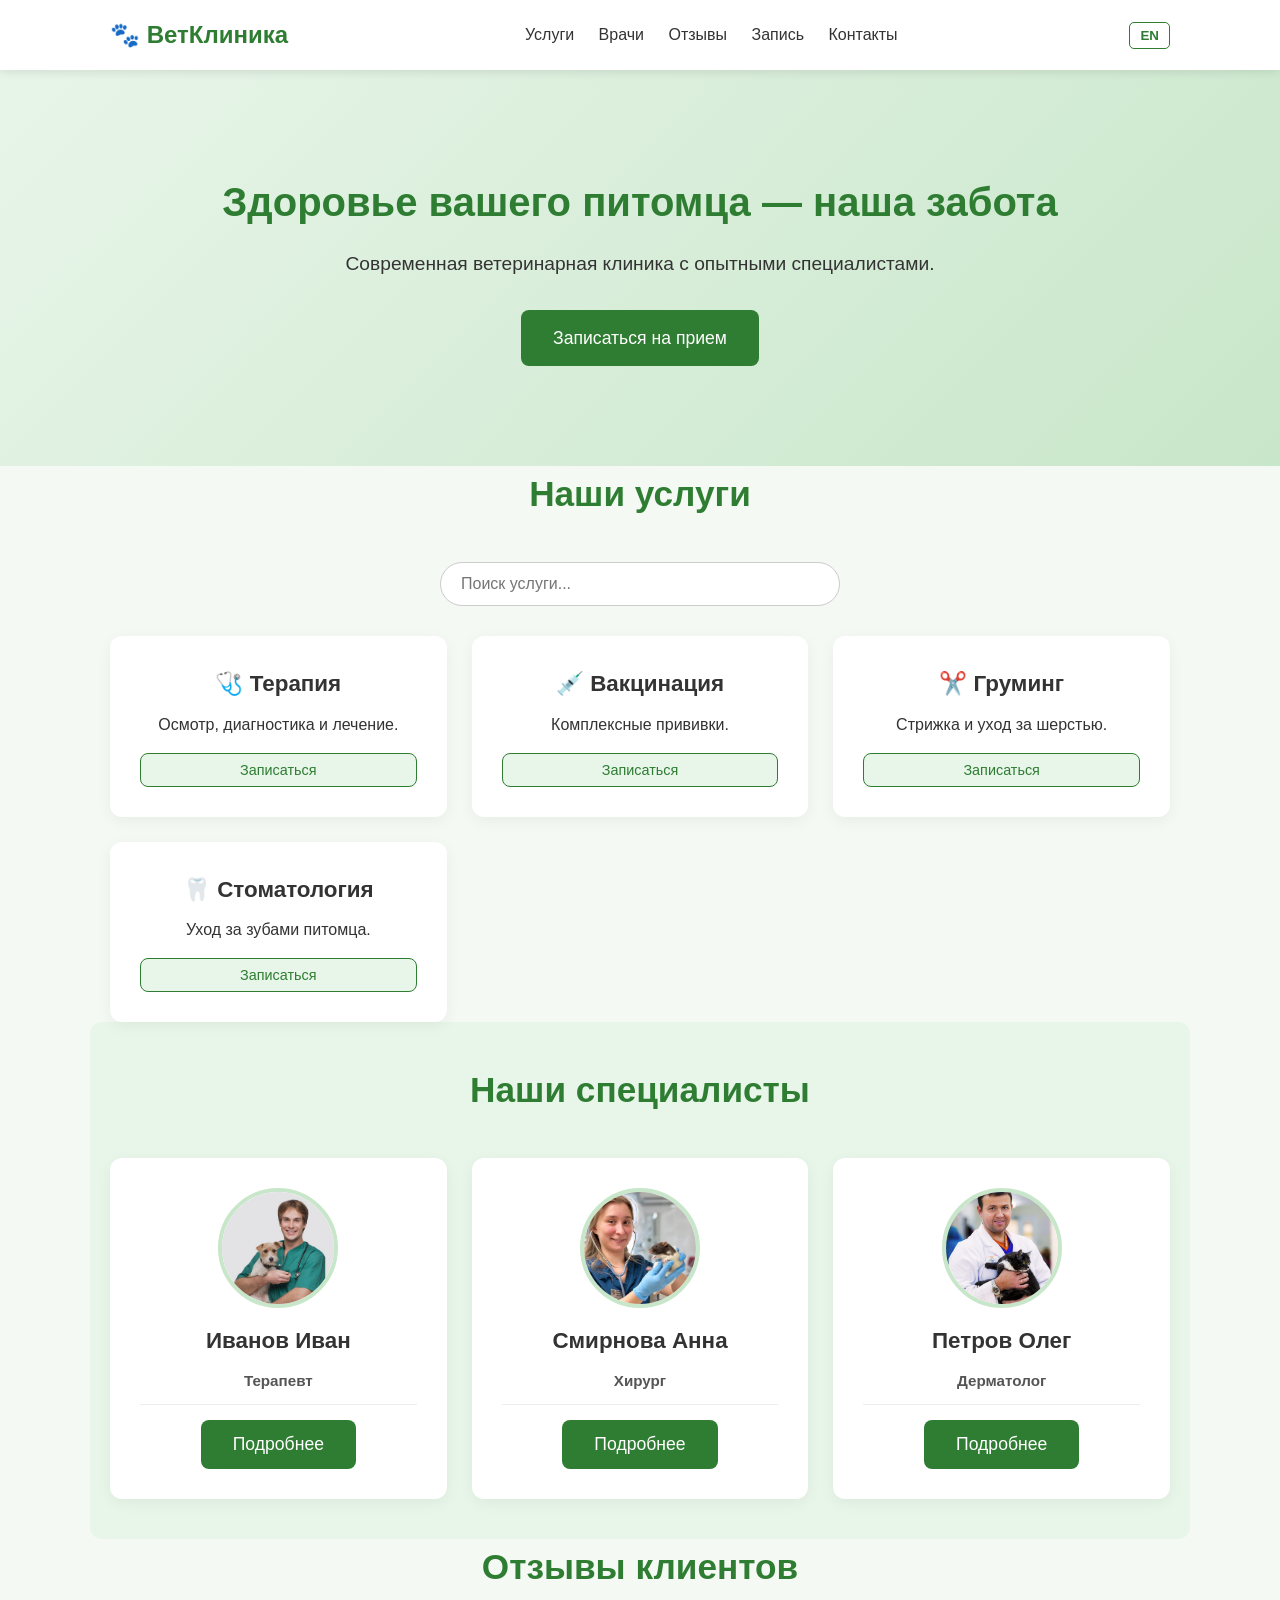
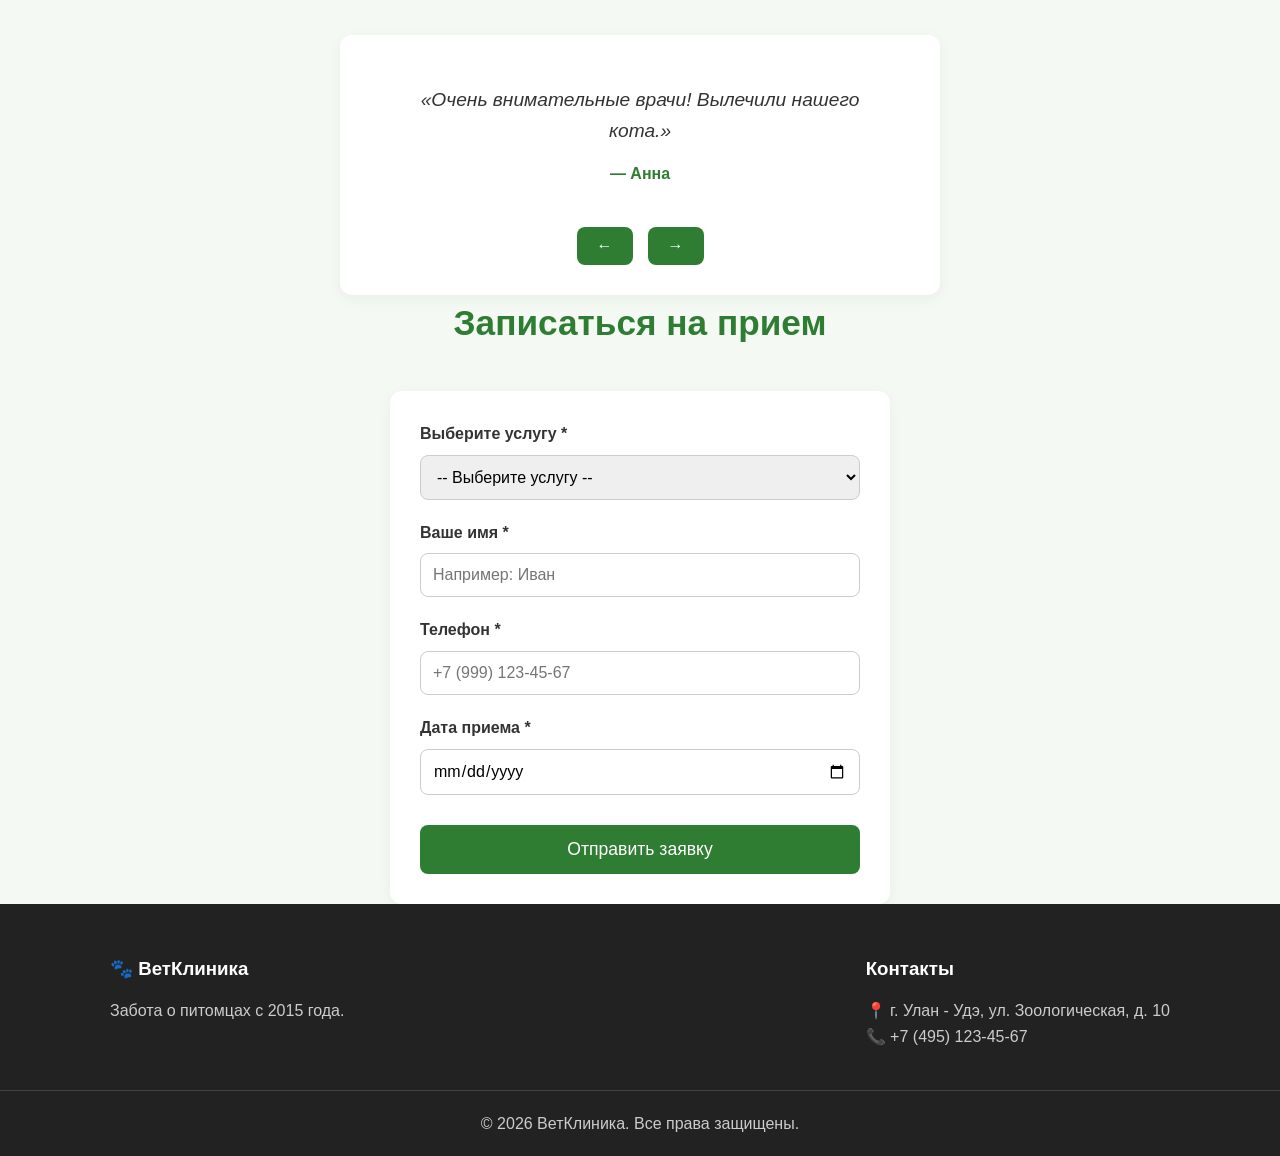
<file: index.html>
<!DOCTYPE html>
<html lang="ru">
<head>
  <meta charset="UTF-8">
  <meta name="viewport" content="width=device-width, initial-scale=1.0">
  <title>ВетКлиника — Забота о ваших питомцах</title>
  <link rel="stylesheet" href="css/style.css">
</head>
<body>
  <!-- Задание 1. Кнопка Наверх -->
  <button id="to-top" title="Наверх">↑</button>

  <header>
    <div class="container header-content">
      <div class="logo" data-ru="🐾 ВетКлиника" data-en="🐾 VetClinic">🐾 ВетКлиника</div>
      <nav>
        <a href="#services" data-ru="Услуги" data-en="Services">Услуги</a>
        <a href="#doctors" data-ru="Врачи" data-en="Doctors">Врачи</a>
        <a href="#reviews" data-ru="Отзывы" data-en="Reviews">Отзывы</a>
        <a href="#appointment" data-ru="Запись" data-en="Appointment">Запись</a>
        <a href="#contacts" data-ru="Контакты" data-en="Contacts">Контакты</a>
      </nav>
      <!-- Задание 7. Переключатель языка -->
      <button id="lang-toggle" class="lang-btn">EN</button>
    </div>
  </header>

  <main>
    <section class="hero">
      <div class="container hero-content">
        <h1 data-ru="Здоровье вашего питомца — наша забота" data-en="Your pet's health is our care">Здоровье вашего питомца — наша забота</h1>
        <p data-ru="Современная ветеринарная клиника с опытными специалистами." data-en="Modern veterinary clinic with experienced specialists.">Современная ветеринарная клиника с опытными специалистами.</p>
        <a href="#appointment" class="btn" data-ru="Записаться на прием" data-en="Book an appointment">Записаться на прием</a>
      </div>
    </section>

    <!-- Задание 8. Поиск + Задание 3. Анимация -->
    <section id="services" class="container">
      <h2 data-ru="Наши услуги" data-en="Our services">Наши услуги</h2>
      
      <div class="search-box reveal">
        <input type="text" id="service-search" placeholder="Поиск услуги..." data-ru-placeholder="Поиск услуги..." data-en-placeholder="Search service...">
      </div>

      <div class="grid reveal" id="services-grid">
        <div class="card service-card" data-service="Терапия" data-name-ru="Терапия" data-name-en="Therapy">
          <h3 data-ru="🩺 Терапия" data-en="🩺 Therapy">🩺 Терапия</h3>
          <p data-ru="Осмотр, диагностика и лечение." data-en="Examination, diagnostics and treatment.">Осмотр, диагностика и лечение.</p>
          <button class="btn service-btn" data-ru="Записаться" data-en="Book">Записаться</button>
        </div>
        <div class="card service-card" data-service="Вакцинация" data-name-ru="Вакцинация" data-name-en="Vaccination">
          <h3 data-ru="💉 Вакцинация" data-en="💉 Vaccination">💉 Вакцинация</h3>
          <p data-ru="Комплексные прививки." data-en="Comprehensive vaccinations.">Комплексные прививки.</p>
          <button class="btn service-btn" data-ru="Записаться" data-en="Book">Записаться</button>
        </div>
        <div class="card service-card" data-service="Груминг" data-name-ru="Груминг" data-name-en="Grooming">
          <h3 data-ru="✂️ Груминг" data-en="✂️ Grooming">✂️ Груминг</h3>
          <p data-ru="Стрижка и уход за шерстью." data-en="Haircut and coat care.">Стрижка и уход за шерстью.</p>
          <button class="btn service-btn" data-ru="Записаться" data-en="Book">Записаться</button>
        </div>
        <div class="card service-card" data-service="Стоматология" data-name-ru="Стоматология" data-name-en="Dentistry">
          <h3 data-ru="🦷 Стоматология" data-en="🦷 Dentistry">🦷 Стоматология</h3>
          <p data-ru="Уход за зубами питомца." data-en="Pet dental care.">Уход за зубами питомца.</p>
          <button class="btn service-btn" data-ru="Записаться" data-en="Book">Записаться</button>
        </div>
      </div>
    </section>

    <!-- Задание 10. Модальное окно -->
    <section id="doctors" class="container bg-light">
      <h2 data-ru="Наши специалисты" data-en="Our specialists">Наши специалисты</h2>
      <div class="grid reveal">
        <!-- Врач 1 -->
        <div class="card doctor-card">
          <img src="img/doctor1.jpg" alt="Иванов Иван" class="doctor-photo" onerror="this.src='https://via.placeholder.com/150x150/c8e6c9/2e7d32?text=Фото'">
          <h3 data-ru="Иванов Иван" data-en="Ivan Ivanov">Иванов Иван</h3>
          <p class="doctor-role" data-ru="Терапевт" data-en="Therapist">Терапевт</p>
          <button class="btn more-info-btn" data-doctor="1" data-ru="Подробнее" data-en="Details">Подробнее</button>
        </div>
        <!-- Врач 2 -->
        <div class="card doctor-card">
          <img src="img/doctor2.jpg" alt="Смирнова Анна" class="doctor-photo" onerror="this.src='https://via.placeholder.com/150x150/c8e6c9/2e7d32?text=Фото'">
          <h3 data-ru="Смирнова Анна" data-en="Anna Smirnova">Смирнова Анна</h3>
          <p class="doctor-role" data-ru="Хирург" data-en="Surgeon">Хирург</p>
          <button class="btn more-info-btn" data-doctor="2" data-ru="Подробнее" data-en="Details">Подробнее</button>
        </div>
        <!-- Врач 3 -->
        <div class="card doctor-card">
          <img src="img/doctor3.jpg" alt="Петров Олег" class="doctor-photo" onerror="this.src='https://via.placeholder.com/150x150/c8e6c9/2e7d32?text=Фото'">
          <h3 data-ru="Петров Олег" data-en="Oleg Petrov">Петров Олег</h3>
          <p class="doctor-role" data-ru="Дерматолог" data-en="Dermatologist">Дерматолог</p>
          <button class="btn more-info-btn" data-doctor="3" data-ru="Подробнее" data-en="Details">Подробнее</button>
        </div>
      </div>
    </section>

    <!-- Задание 9. Слайдер без библиотек -->
    <section id="reviews" class="container reveal">
      <h2 data-ru="Отзывы клиентов" data-en="Customer reviews">Отзывы клиентов</h2>
      <div class="slider-container">
        <div class="slider" id="review-slider">
          <div class="slide">
            <p data-ru="«Очень внимательные врачи! Вылечили нашего кота.»" data-en="«Very attentive doctors! Cured our cat.»">«Очень внимательные врачи! Вылечили нашего кота.»</p>
            <span data-ru="— Анна" data-en="— Anna">— Анна</span>
          </div>
          <div class="slide">
            <p data-ru="«Удобная онлайн-запись, приняли без очереди.»" data-en="«Convenient online booking, no waiting.»">«Удобная онлайн-запись, приняли без очереди.»</p>
            <span data-ru="— Игорь" data-en="— Igor">— Игорь</span>
          </div>
          <div class="slide">
            <p data-ru="«Сделали прививку собаке, все прошло отлично.»" data-en="«Vaccinated my dog, everything went great.»">«Сделали прививку собаке, все прошло отлично.»</p>
            <span data-ru="— Елена" data-en="— Elena">— Елена</span>
          </div>
        </div>
        <div class="slider-controls">
          <button id="prev-slide" class="btn">←</button>
          <button id="next-slide" class="btn">→</button>
        </div>
      </div>
    </section>

    <!-- Форма с отправкой на почту (Netlify Forms) -->
    <section id="appointment" class="container">
      <h2 data-ru="Записаться на прием" data-en="Book an appointment">Записаться на прием</h2>
      <form id="appointment-form" name="appointment" method="POST" data-netlify="true" novalidate>
        
        <!-- Обязательное скрытое поле для Netlify -->
        <input type="hidden" name="form-name" value="appointment" />

        <div class="form-group">
          <label for="service" data-ru="Выберите услугу *" data-en="Choose service *">Выберите услугу *</label>
          <select id="service" name="service">
            <option value="" data-ru="-- Выберите услугу --" data-en="-- Choose service --">-- Выберите услугу --</option>
            <option value="Терапия" data-ru="Терапия" data-en="Therapy">Терапия</option>
            <option value="Вакцинация" data-ru="Вакцинация" data-en="Vaccination">Вакцинация</option>
            <option value="Груминг" data-ru="Груминг" data-en="Grooming">Груминг</option>
            <option value="Стоматология" data-ru="Стоматология" data-en="Dentistry">Стоматология</option>
          </select>
          <span class="error-msg" id="service-error"></span>
        </div>
        
        <div class="form-group">
          <label for="name" data-ru="Ваше имя *" data-en="Your name *">Ваше имя *</label>
          <input type="text" id="name" name="name" placeholder="Например: Иван">
          <span class="error-msg" id="name-error"></span>
        </div>
        
        <div class="form-group">
          <label for="phone" data-ru="Телефон *" data-en="Phone *">Телефон *</label>
          <input type="tel" id="phone" name="phone" placeholder="+7 (999) 123-45-67">
          <span class="error-msg" id="phone-error"></span>
        </div>

        <div class="form-group">
          <label for="date" data-ru="Дата приема *" data-en="Date *">Дата приема *</label>
          <input type="date" id="date" name="date">
          <span class="error-msg" id="date-error"></span>
        </div>
        
        <button type="submit" class="btn" data-ru="Отправить заявку" data-en="Submit">Отправить заявку</button>
        <p id="success-msg" class="success-msg hidden" data-ru="Спасибо! Ваша заявка принята." data-en="Thank you! Your request has been received.">Спасибо! Ваша заявка принята.</p>
      </form>
    </section>
  </main>

  <footer id="contacts">
    <div class="container footer-content">
      <div>
        <h3>🐾 ВетКлиника</h3>
        <p data-ru="Забота о питомцах с 2015 года." data-en="Pet care since 2015.">Забота о питомцах с 2015 года.</p>
      </div>
      <div>
        <h3 data-ru="Контакты" data-en="Contacts">Контакты</h3>
        <p data-ru="📍 г. Улан - Удэ, ул. Зоологическая, д. 10" data-en="📍 Ulan - Ude, Zoologicheskaya st., 10">📍 г. Улан - Удэ, ул. Зоологическая, д. 10</p>
        <p data-ru="📞 +7 (495) 123-45-67" data-en="📞 +7 (495) 123-45-67">📞 +7 (495) 123-45-67</p>
      </div>
    </div>
    <div class="copyright">
      <p>© <span id="year"></span> ВетКлиника. <span data-ru="Все права защищены." data-en="All rights reserved.">Все права защищены.</span></p>
    </div>
  </footer>

  <!-- Само модальное окно -->
  <div id="modal" class="modal">
    <div class="modal-content">
      <span class="close-btn">&times;</span>
      <h2 id="modal-name"></h2>
      <p id="modal-desc"></p>
    </div>
  </div>

  <script src="js/script.js"></script>
</body>
</html>
</file>
<file: css/style.css>
:root {
  --primary: #2e7d32;
  --primary-hover: #1b5e20;
  --bg: #f4f9f4;
  --text: #333;
  --white: #fff;
  --error: #d32f2f;
  --success: #388e3c;
}

* { box-sizing: border-box; margin: 0; padding: 0; }
html { scroll-behavior: smooth; }
body { font-family: 'Segoe UI', sans-serif; background: var(--bg); color: var(--text); line-height: 1.6; }
.container { max-width: 1100px; margin: 0 auto; padding: 0 20px; }
.bg-light { background: #e8f5e9; padding: 40px 20px; border-radius: 12px; }

#to-top {
  position: fixed; bottom: 30px; right: 30px; width: 50px; height: 50px;
  background: var(--primary); color: white; border: none; border-radius: 50%;
  font-size: 20px; cursor: pointer; opacity: 0; visibility: hidden;
  transition: 0.3s; z-index: 1000; box-shadow: 0 4px 10px rgba(0,0,0,0.2);
}
#to-top.show { opacity: 1; visibility: visible; }

.reveal { opacity: 0; transform: translateY(30px); transition: all 0.6s ease-out; }
.reveal.active { opacity: 1; transform: translateY(0); }

header { background: var(--white); box-shadow: 0 2px 10px rgba(0,0,0,0.1); position: sticky; top: 0; z-index: 100; }
.header-content { display: flex; justify-content: space-between; align-items: center; height: 70px; }
.logo { font-size: 1.5rem; font-weight: bold; color: var(--primary); }
nav a { text-decoration: none; color: var(--text); margin-left: 20px; font-weight: 500; transition: color 0.3s; }
nav a:hover { color: var(--primary); }
.lang-btn { background: transparent; border: 1px solid var(--primary); color: var(--primary); padding: 5px 10px; border-radius: 5px; cursor: pointer; font-weight: bold; margin-left: 15px; transition: 0.3s; }
.lang-btn:hover { background: var(--primary); color: white; }

.hero { background: linear-gradient(135deg, #e8f5e9, #c8e6c9); text-align: center; padding: 100px 20px; }
.hero h1 { font-size: 2.5rem; color: var(--primary); margin-bottom: 15px; }
.hero p { font-size: 1.2rem; margin-bottom: 30px; }

.btn { display: inline-block; background: var(--primary); color: var(--white); padding: 14px 32px; border: none; border-radius: 8px; font-size: 1.1rem; cursor: pointer; transition: background 0.3s, transform 0.2s; text-decoration: none; }
.btn:hover { background: var(--primary-hover); transform: translateY(-2px); }
.btn:disabled { opacity: 0.7; cursor: not-allowed; }

section { padding: 60px 0; }
h2 { text-align: center; font-size: 2.2rem; margin-bottom: 40px; color: var(--primary); }
.grid { display: grid; grid-template-columns: repeat(auto-fit, minmax(250px, 1fr)); gap: 25px; }

.card { background: var(--white); padding: 30px; border-radius: 12px; box-shadow: 0 4px 15px rgba(0,0,0,0.05); text-align: center; transition: transform 0.3s, box-shadow 0.3s; }
.card:hover { transform: translateY(-5px); box-shadow: 0 8px 25px rgba(0,0,0,0.15); }
.card h3 { font-size: 1.4rem; margin-bottom: 10px; }
.service-btn { margin-top: 15px; padding: 8px 16px; font-size: 0.9rem; background: #e8f5e9; color: var(--primary); border: 1px solid var(--primary); width: 100%; }
.service-btn:hover { background: var(--primary); color: var(--white); }

.doctor-card { display: flex; flex-direction: column; align-items: center; }
.doctor-photo { width: 120px; height: 120px; border-radius: 50%; object-fit: cover; margin-bottom: 15px; border: 4px solid #c8e6c9; }
.doctor-role { font-weight: 600; font-size: 0.95rem; color: #555; margin-bottom: 15px; border-bottom: 1px solid #eee; padding-bottom: 10px; width: 100%; }

.search-box { max-width: 400px; margin: 0 auto 30px; }
.search-box input { width: 100%; padding: 12px 20px; border-radius: 30px; border: 1px solid #ccc; outline: none; }
.hidden-card { display: none; }

.slider-container { max-width: 600px; margin: 0 auto; overflow: hidden; background: var(--white); border-radius: 12px; padding: 30px; box-shadow: 0 4px 15px rgba(0,0,0,0.05); }
.slider { display: flex; transition: transform 0.4s ease-in-out; }
.slide { min-width: 100%; text-align: center; padding: 20px; }
.slide p { font-size: 1.2rem; font-style: italic; margin-bottom: 15px; }
.slide span { font-weight: bold; color: var(--primary); }
.slider-controls { display: flex; justify-content: center; gap: 15px; margin-top: 20px; }
.slider-controls .btn { padding: 10px 20px; font-size: 1rem; }

.modal { display: none; position: fixed; top: 0; left: 0; width: 100%; height: 100%; background: rgba(0,0,0,0.6); z-index: 2000; align-items: center; justify-content: center; }
.modal.active { display: flex; }
.modal-content { background: white; padding: 30px; border-radius: 12px; max-width: 500px; width: 90%; position: relative; text-align: center; }
.close-btn { position: absolute; top: 10px; right: 15px; font-size: 24px; cursor: pointer; color: #666; }

form { max-width: 500px; margin: 0 auto; background: var(--white); padding: 30px; border-radius: 12px; box-shadow: 0 4px 15px rgba(0,0,0,0.05); }
.form-group { margin-bottom: 20px; }
label { display: block; margin-bottom: 8px; font-weight: 600; }
input, select { width: 100%; padding: 12px; border: 1px solid #ccc; border-radius: 8px; font-size: 1rem; font-family: inherit; }
input:focus, select:focus { border-color: var(--primary); outline: none; }
form .btn { width: 100%; margin-top: 10px; }
.error-msg { color: var(--error); font-size: 0.9rem; margin-top: 5px; display: block; }
.success-msg { text-align: center; margin-top: 20px; color: var(--success); font-weight: bold; background: #e8f5e9; padding: 10px; border-radius: 8px; }
.hidden { display: none; }
input.error, select.error { border-color: var(--error); }

footer { background: #222; color: #ccc; padding: 50px 0 20px; }
.footer-content { display: flex; justify-content: space-between; flex-wrap: wrap; gap: 30px; }
footer h3 { color: var(--white); margin-bottom: 15px; }
.copyright { text-align: center; margin-top: 40px; border-top: 1px solid #444; padding-top: 20px; width: 100%; }

@media (max-width: 768px) {
  .header-content { flex-direction: column; height: auto; padding: 15px 0; gap: 15px; }
  .hero h1 { font-size: 2rem; }
  .footer-content { flex-direction: column; text-align: center; }
}
</file>
